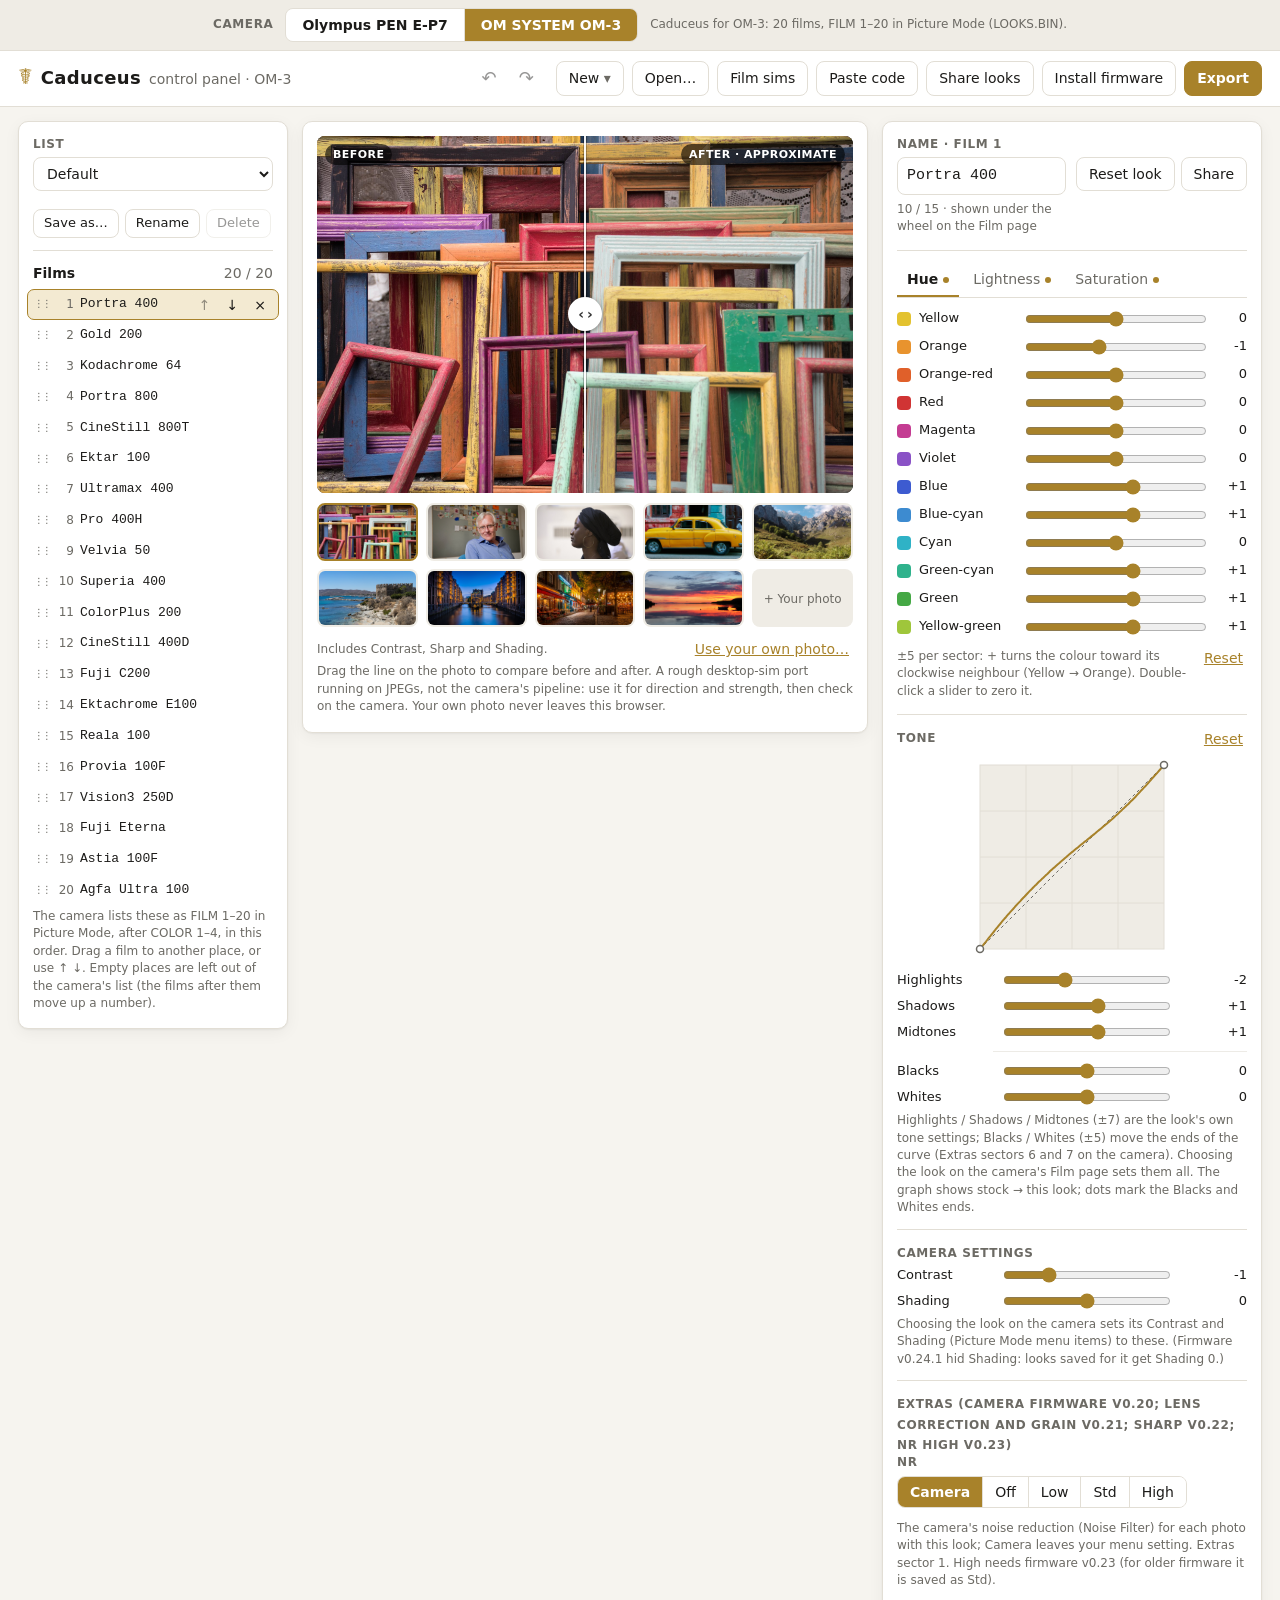
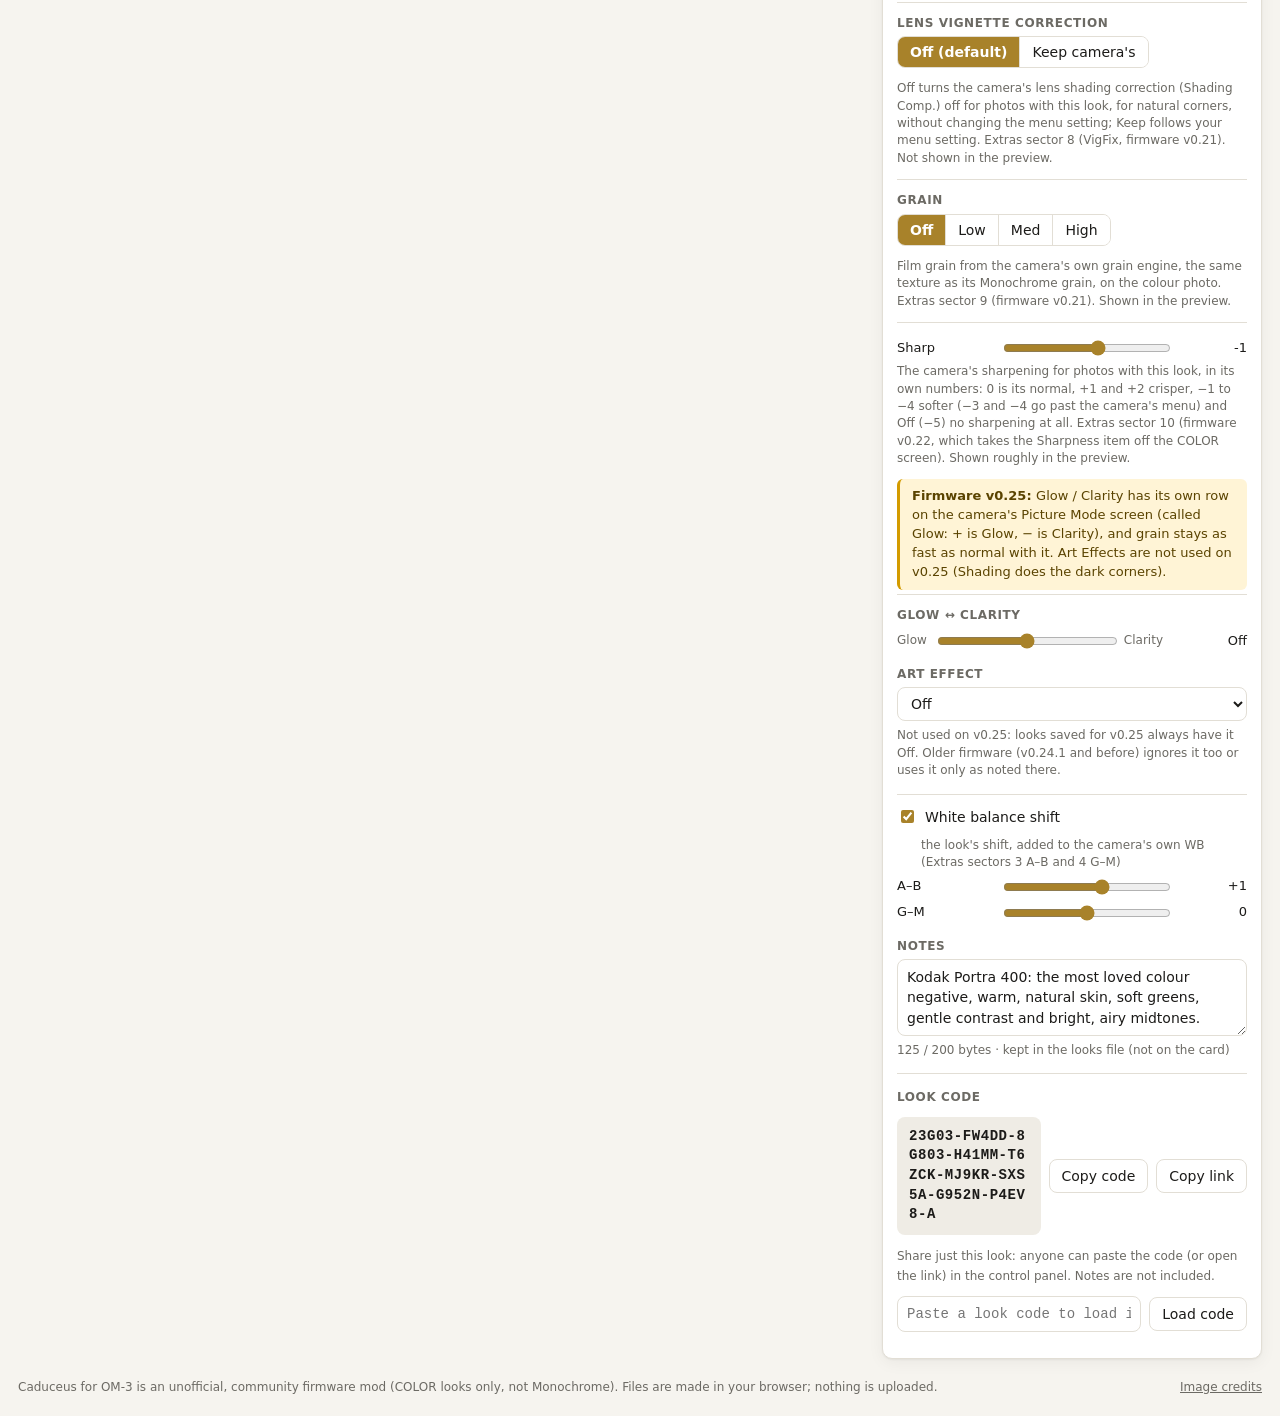
<file: index.html>
<!doctype html>
<html lang="en"><head><meta charset="utf-8"><meta name="viewport" content="width=device-width,initial-scale=1">
<title>Caduceus for OM-3</title><meta http-equiv="refresh" content="0; url=looklab/">
<style>body{font:16px system-ui,sans-serif;background:#efeeea;color:#222;margin:40px 16px}a{color:#2f5fb3}</style></head>
<body><p>Opening the <a href="looklab/">Caduceus Control Panel</a>…</p></body></html>
</file>
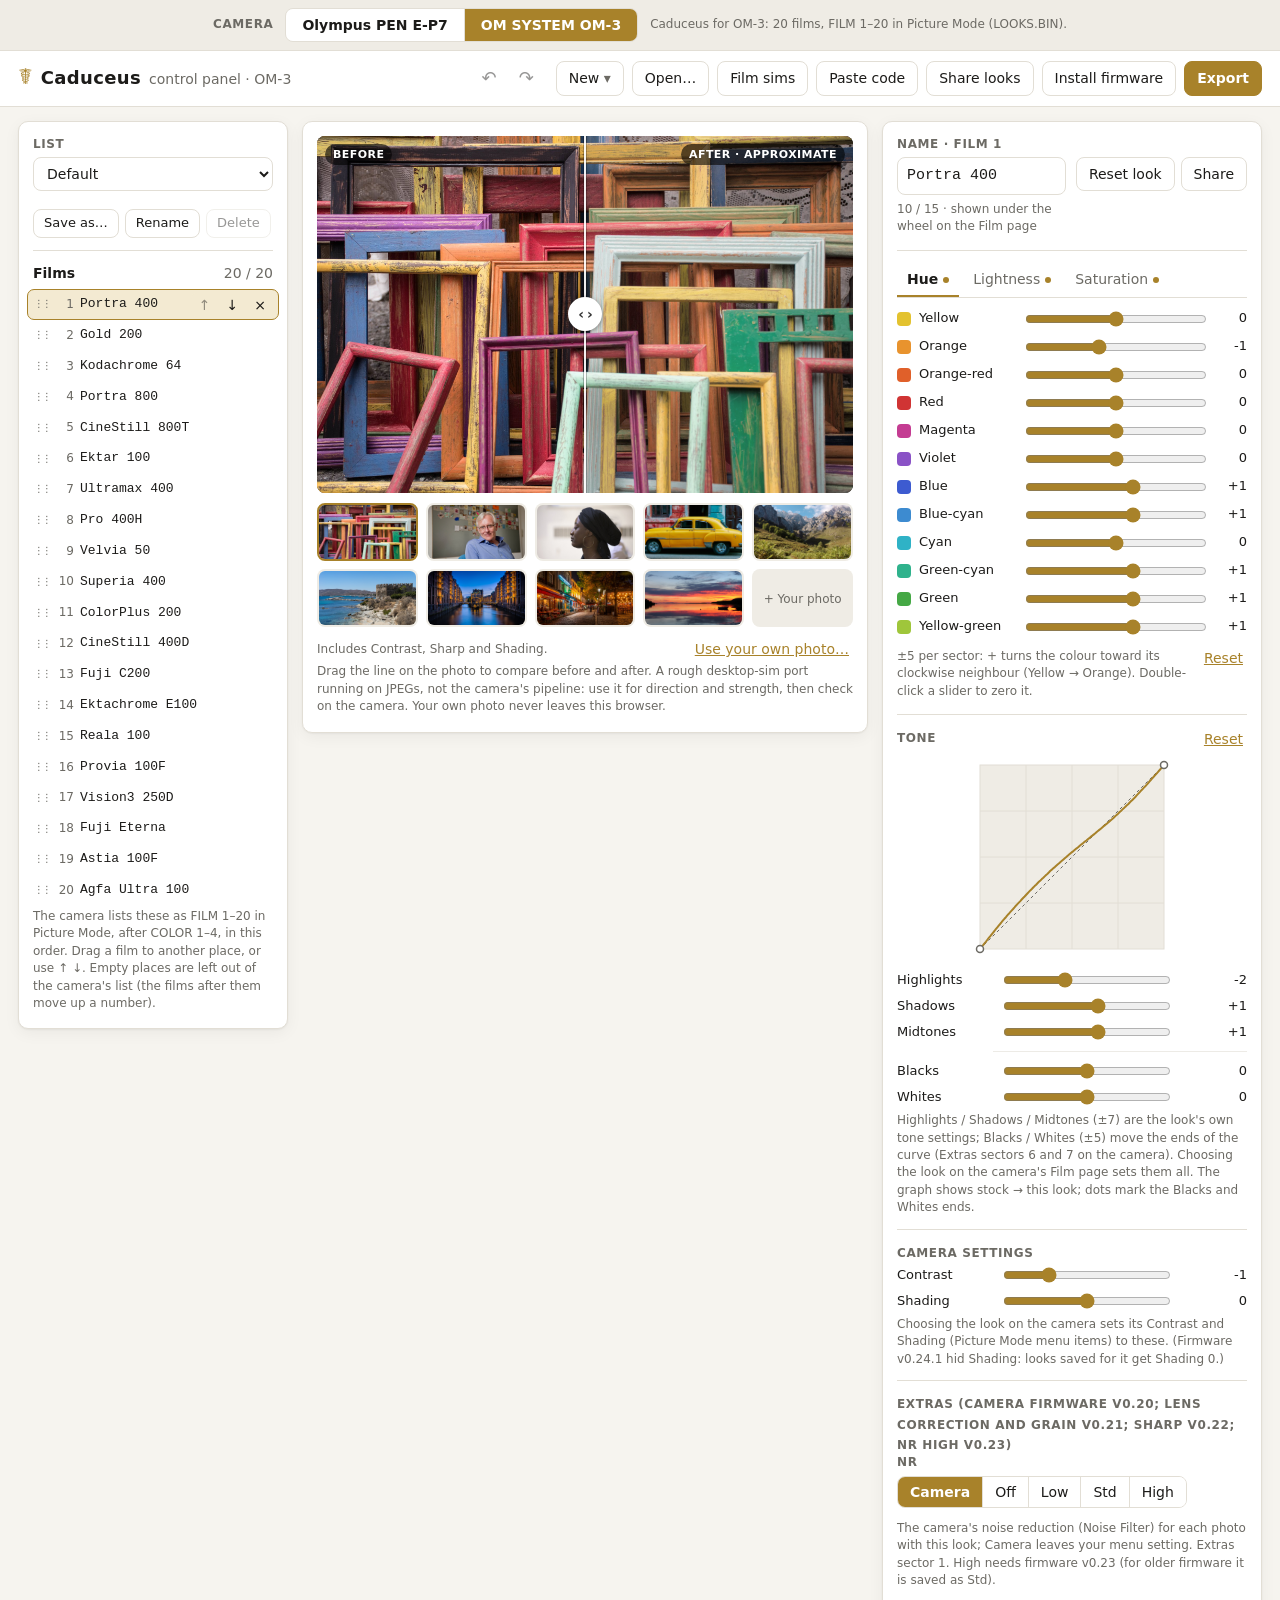
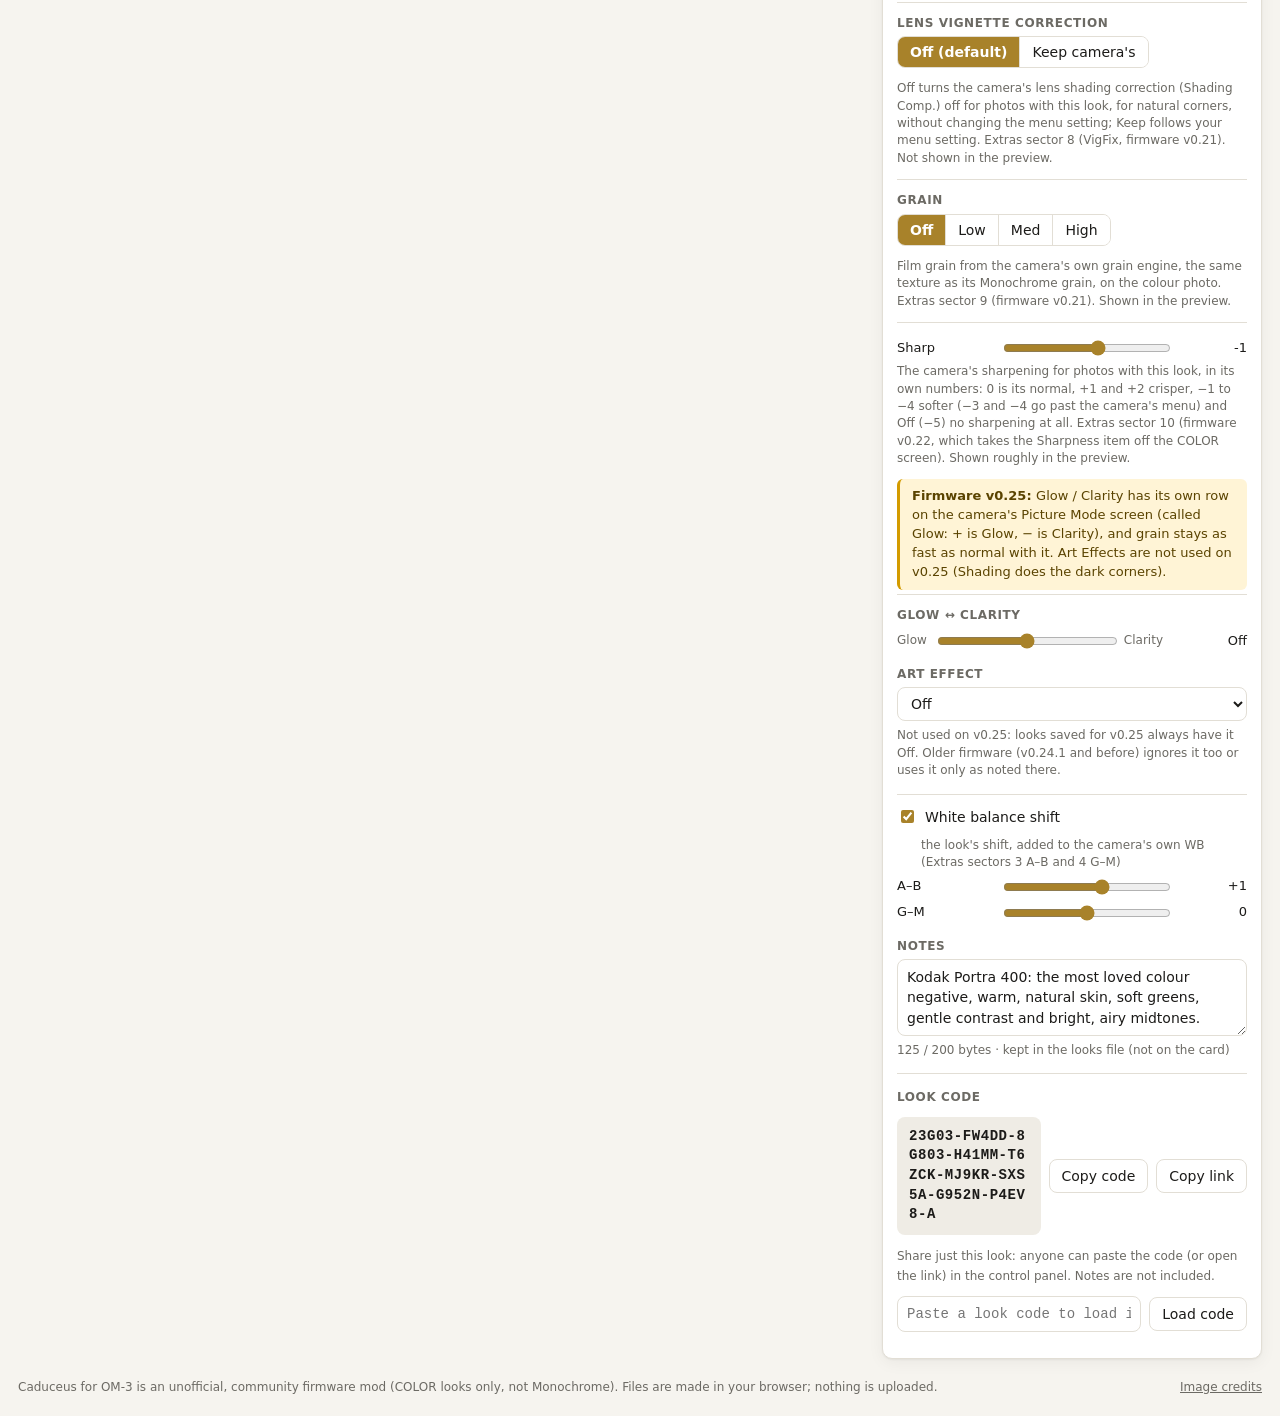
<file: looklab/index.html>
<!doctype html>
<html lang="en">
<head>
  <meta charset="utf-8">
  <meta http-equiv="Content-Security-Policy" content="default-src 'self'; img-src 'self' blob: data:; style-src 'self' 'unsafe-inline'; script-src 'self'; connect-src 'self'; object-src 'none'; base-uri 'self'; form-action 'self'">
  <meta name="referrer" content="no-referrer">

  <meta name="viewport" content="width=device-width, initial-scale=1">
  <title>Caduceus Control Panel</title>
  <meta name="description" content="Caduceus Control Panel: make and share film-look packs for the Olympus E-P7 (EP7MOD/LOOKS.BIN) and colour profiles for the OM SYSTEM OM-3 (OM3MOD/PROFILES.BIN), in your browser.">
  <link rel="icon" href="data:image/svg+xml,%3Csvg xmlns='http://www.w3.org/2000/svg' viewBox='0 0 32 32'%3E%3Ccircle cx='16' cy='16' r='14' fill='%23c8a24a'/%3E%3Cpath d='M16 5v22M11 10c5 0 10 3 10 6s-10 3-10 6 5 4 10 4M21 10c-5 0-10 3-10 6s10 3 10 6-5 4-10 4' stroke='%23141414' stroke-width='2' fill='none'/%3E%3C/svg%3E">
  <script type="module" crossorigin src="./assets/index-CvBYti_Y.js"></script>
  <link rel="stylesheet" crossorigin href="./assets/index-CRT3OHWE.css">
</head>
<body>
  <div id="app"></div>
  <noscript>This editor runs in your browser and needs JavaScript.</noscript>
</body>
</html>
</file>
<file: looklab/assets/index-CRT3OHWE.css>
:root{--bg: #f6f4ef;--panel: #ffffff;--ink: #1c1b19;--muted: #6c6a64;--line: #e2ded5;--soft: #efece5;--accent: #a8822a;--accent-ink: #ffffff;--sel: #f3ead2;--err: #b3261e;--ok: #2e7d32;--shadow: 0 1px 2px rgba(0, 0, 0, .05), 0 4px 16px rgba(0, 0, 0, .05);--radius: 10px;color-scheme:light}@media(prefers-color-scheme:dark){:root:not([data-theme=light]){--bg: #121212;--panel: #1b1b1a;--ink: #ecebe7;--muted: #9c9a93;--line: #2e2d2a;--soft: #252422;--accent: #d1ab55;--accent-ink: #141414;--sel: #2f2a1d;--err: #ff8a80;--ok: #81c784;--shadow: 0 1px 2px rgba(0, 0, 0, .4);color-scheme:dark}}:root[data-theme=dark]{--bg: #121212;--panel: #1b1b1a;--ink: #ecebe7;--muted: #9c9a93;--line: #2e2d2a;--soft: #252422;--accent: #d1ab55;--accent-ink: #141414;--sel: #2f2a1d;--err: #ff8a80;--ok: #81c784;--shadow: 0 1px 2px rgba(0, 0, 0, .4);color-scheme:dark}*{box-sizing:border-box}[hidden]{display:none!important}html,body{margin:0}body{background:var(--bg);color:var(--ink);font:14px/1.45 system-ui,-apple-system,Segoe UI,Roboto,sans-serif;-webkit-font-smoothing:antialiased}button,input,select,textarea{font:inherit;color:inherit}button{background:var(--panel);border:1px solid var(--line);border-radius:8px;padding:6px 12px;cursor:pointer;transition:background .12s,border-color .12s}button:hover:not(:disabled){border-color:var(--muted)}button:disabled{opacity:.45;cursor:not-allowed}button.primary{background:var(--accent);border-color:var(--accent);color:var(--accent-ink);font-weight:600}button.link{background:none;border:0;padding:2px 4px;color:var(--accent);text-decoration:underline}button.icon{padding:0 7px;line-height:22px;border-color:transparent;background:transparent}button.icon:hover:not(:disabled){background:var(--soft)}button.danger:hover:not(:disabled){color:var(--err)}:focus-visible{outline:2px solid var(--accent);outline-offset:2px}input[type=text],select,textarea{width:100%;background:var(--panel);border:1px solid var(--line);border-radius:8px;padding:7px 9px}textarea{resize:vertical}input[type=range]{accent-color:var(--accent);width:100%;min-width:0}input[type=checkbox]{accent-color:var(--accent)}.top{display:flex;align-items:center;justify-content:space-between;gap:12px;flex-wrap:wrap;padding:10px 18px;border-bottom:1px solid var(--line);background:var(--panel);position:sticky;top:0;z-index:5}.brand{display:flex;align-items:baseline;gap:8px}.brand .mark{color:var(--accent);font-size:22px;line-height:1}.brand .word{font-weight:700;font-size:18px;letter-spacing:.02em}.brand .sub{color:var(--muted)}.actions{display:flex;gap:8px;flex-wrap:wrap;align-items:center}.undo-btns{display:inline-flex;gap:2px;margin-right:4px}.undo-btns button.icon{font-size:18px;line-height:30px;padding:0 9px}.menu{position:relative}.menu>summary{list-style:none;cursor:pointer;border:1px solid var(--line);border-radius:8px;padding:6px 12px;background:var(--panel);user-select:none}.menu>summary::-webkit-details-marker{display:none}.menu>summary:after{content:" ▾";color:var(--muted)}.menu-items{position:absolute;z-index:10;top:calc(100% + 4px);left:0;min-width:220px;display:flex;flex-direction:column;background:var(--panel);border:1px solid var(--line);border-radius:10px;box-shadow:var(--shadow);padding:4px}.menu-items button{border:0;text-align:left;border-radius:6px}.menu-items button:hover{background:var(--soft)}.add-row .menu-items{top:auto;bottom:calc(100% + 4px)}.layout{display:grid;grid-template-columns:270px minmax(0,1fr) 380px;gap:14px;padding:14px 18px;max-width:1600px;margin:0 auto;align-items:start}.pane{background:var(--panel);border:1px solid var(--line);border-radius:var(--radius);box-shadow:var(--shadow);padding:14px;min-width:0}.preview-pane{position:sticky;top:70px}@media(max-width:1180px){.layout{grid-template-columns:240px minmax(0,1fr)}.editor-pane{grid-column:1 / -1}.preview-pane{position:static}}@media(max-width:760px){.layout{grid-template-columns:minmax(0,1fr);padding:10px 16px}.top{padding:10px 16px}}.field{display:flex;flex-direction:column;gap:4px;margin-bottom:12px}.field.inline{flex-direction:row;align-items:center;gap:10px}.field.inline select{width:auto}.field.grow{flex:1;margin:0}.lbl{font-size:12px;font-weight:600;color:var(--muted);text-transform:uppercase;letter-spacing:.05em}.help{font-size:12px;color:var(--muted);margin:2px 0}.help.err,.err{color:var(--err)}.ok{color:var(--ok);font-weight:600}.list-head{display:flex;justify-content:space-between;align-items:baseline;margin:6px 0;font-weight:600}.count{color:var(--muted);font-variant-numeric:tabular-nums;font-weight:400}.count.over{color:var(--err);font-weight:700}.looks{list-style:none;margin:0 -6px;padding:0;max-height:calc(100vh - 290px);overflow:auto}.look{display:grid;grid-template-columns:12px 22px minmax(0,1fr) auto auto;align-items:center;gap:6px;padding:5px 6px;border-radius:7px;cursor:pointer;border:1px solid transparent}.look:hover{background:var(--soft)}.look.sel{background:var(--sel);border-color:var(--accent)}.look.bad .nm{color:var(--err)}.look.bad .nm:after{content:" •"}.look.over{border-top:2px solid var(--accent)}.look.dragging{opacity:.4}.grip{color:var(--muted);font-size:10px;cursor:grab;letter-spacing:-2px}.idx{color:var(--muted);font-variant-numeric:tabular-nums;font-size:12px;text-align:right}.nm{white-space:nowrap;overflow:hidden;text-overflow:ellipsis;font-family:ui-monospace,SF Mono,Menlo,Consolas,monospace;font-size:13px}.kind{font-size:10px;padding:1px 6px;border-radius:999px;background:var(--soft);color:var(--muted)}.kind.mono{background:var(--ink);color:var(--bg)}.row-btns{display:flex;opacity:0;transition:opacity .1s}.look:hover .row-btns,.look.sel .row-btns,.look:focus-within .row-btns{opacity:1}@media(hover:none){.row-btns{opacity:1}}.add-row{margin-top:10px}.add-row .menu>summary{text-align:center}.empty{color:var(--muted);text-align:center;padding:18px 0}.pv-wrap{position:relative;border-radius:8px;overflow:hidden;background:#000;line-height:0}canvas.pv{width:100%;height:auto;display:block;max-height:70vh;object-fit:contain}.badge{position:absolute;top:8px;left:8px;line-height:1.4;font-size:11px;font-weight:600;letter-spacing:.04em;background:#0009;color:#fff;padding:3px 8px;border-radius:999px;text-transform:uppercase}.pv-frame{position:relative;width:100%;max-width:100%;margin:0 auto;cursor:ew-resize;touch-action:pan-y;user-select:none;-webkit-user-select:none}.pv-frame canvas.pv{width:100%;height:100%;max-height:none}.pv-frame canvas.before{position:absolute;inset:0;width:100%;height:100%;clip-path:inset(0 calc(100% - var(--cut, 50%)) 0 0)}.divider{position:absolute;top:0;bottom:0;left:var(--cut, 50%);width:0;outline:none}.divider:before{content:"";position:absolute;top:0;bottom:0;left:-1px;width:2px;background:#ffffffeb;box-shadow:0 0 0 1px #00000040}.divider .knob{position:absolute;top:50%;left:0;width:34px;height:34px;margin:-17px 0 0 -17px;border-radius:50%;background:#fff;box-shadow:0 1px 4px #0006;display:grid;place-items:center;color:#2f2f2f;font-size:14px;font-weight:600;letter-spacing:-1px;line-height:1}.divider:focus-visible .knob{box-shadow:0 0 0 3px var(--accent),0 1px 4px #0006}.badge.r{left:auto;right:8px}.thumbs{display:grid;grid-template-columns:repeat(5,minmax(0,1fr));gap:8px;margin:10px 0}.thumb{padding:0;height:58px;overflow:hidden;border:2px solid transparent;border-radius:8px;background:var(--soft)}.thumb img{width:100%;height:100%;object-fit:cover;display:block}.thumb.on{border-color:var(--accent)}.thumb.own span{font-size:12px;color:var(--muted)}p.warn{background:#fff4d6;color:#5a4300;border-left:3px solid #d39b00;padding:8px 12px;border-radius:6px;margin:8px 0 0;font-size:13px;line-height:1.45}@media(prefers-color-scheme:dark){:root:not([data-theme=light]) p.warn{background:#3a3013;color:#f3dfa6}}:root[data-theme=dark] p.warn{background:#3a3013;color:#f3dfa6}.pv-opts{display:flex;justify-content:space-between;align-items:center;gap:10px;flex-wrap:wrap}.check{display:flex;align-items:center;gap:8px;flex-wrap:wrap;cursor:pointer}.check .help{flex-basis:100%;margin-left:24px}.ed-head{display:flex;gap:10px;align-items:flex-start;margin-bottom:12px}.ed-head input{font-family:ui-monospace,SF Mono,Menlo,Consolas,monospace;font-size:15px}.ed-btns{display:flex;gap:6px;margin-top:21px}.group{border-top:1px solid var(--line);padding-top:12px;margin-top:4px;margin-bottom:12px}.seg{display:inline-flex;border:1px solid var(--line);border-radius:8px;overflow:hidden;align-self:flex-start}.seg button{border:0;border-radius:0;padding:5px 12px;background:var(--panel)}.seg button+button{border-left:1px solid var(--line)}.seg button.on{background:var(--accent);color:var(--accent-ink);font-weight:600}.tabs{display:flex;gap:4px;margin-bottom:8px;border-bottom:1px solid var(--line)}.tabs button{border:0;border-bottom:2px solid transparent;border-radius:0;background:none;padding:6px 10px;color:var(--muted)}.tabs button.on{border-bottom-color:var(--accent);color:var(--ink);font-weight:600}.dot{display:inline-block;width:6px;height:6px;border-radius:50%;background:var(--accent);margin-left:5px;vertical-align:middle}.sectors{display:flex;flex-direction:column;gap:2px}.srow{display:grid;grid-template-columns:14px 96px minmax(0,1fr) 34px;align-items:center;gap:8px;min-height:26px}.srow.plain{grid-template-columns:96px minmax(0,1fr) 70px}.field .srow.plain{grid-template-columns:auto minmax(0,1fr) auto 76px}.srow output{text-align:right;font-variant-numeric:tabular-nums;font-size:13px}.sw{width:14px;height:14px;border-radius:4px}.sname{font-size:13px}.end{font-size:12px;color:var(--muted)}.tone-head{display:flex;justify-content:space-between;align-items:center;margin-bottom:6px}.tone-sep{height:1px;background:var(--line);margin:6px 0 6px 96px;opacity:.6}.tab-foot{display:flex;justify-content:space-between;align-items:flex-start;gap:8px;margin-top:6px}.problems{margin:6px 0 0;padding-left:18px;color:var(--err);font-size:13px}.problems-box{border:1px solid var(--err);border-radius:8px;padding:8px 12px;margin-bottom:12px}.modal{border:1px solid var(--line);border-radius:14px;padding:0;background:var(--panel);color:var(--ink);width:min(560px,calc(100vw - 32px));box-shadow:0 20px 60px #00000040}.modal::backdrop{background:#0006}.modal-head{display:flex;justify-content:space-between;align-items:center;padding:14px 18px 0;margin:0}.modal-head h2{font-size:17px;margin:0}.modal-head .icon{font-size:20px}.modal-body{padding:10px 18px 16px;max-height:70vh;overflow:auto}.modal-body textarea{font-family:ui-monospace,Menlo,Consolas,monospace}.modal-actions{display:flex;justify-content:flex-end;gap:8px;padding:0 18px 16px}.code-box{display:flex;gap:8px;align-items:center;margin:10px 0}.code-box code{flex:1;font:600 17px/1.4 ui-monospace,SF Mono,Menlo,Consolas,monospace;letter-spacing:.04em;background:var(--soft);border-radius:8px;padding:10px 12px;word-break:break-all;user-select:all}.code-box.link input{font-family:ui-monospace,Menlo,Consolas,monospace;font-size:12px}.code-box button{white-space:nowrap}.look-code .code-box code{font-size:14px}.look-code .code-box input{flex:1;min-width:0;font-family:ui-monospace,Menlo,Consolas,monospace}@media(max-width:520px){.look-code .code-box{flex-wrap:wrap}.look-code .code-box code{flex-basis:100%}}.pick-list{display:flex;flex-direction:column;gap:4px}.pick{text-align:left;display:grid;grid-template-columns:auto 1fr;gap:0 8px;align-items:baseline}.pick small{grid-column:1 / -1;color:var(--muted)}.tag{font-size:11px;color:var(--accent);justify-self:start}.ex-row{display:flex;justify-content:space-between;align-items:center;gap:12px;padding:10px 0;border-top:1px solid var(--line)}.ex-row p{margin:2px 0 4px}.ex-btns{display:flex;gap:6px;flex-shrink:0}.ex-bundles{border-top:1px solid var(--line);padding:10px 0}.ex-bundles summary{cursor:pointer;font-weight:600}.slots{display:grid;grid-template-columns:repeat(2,minmax(0,1fr));gap:6px 12px}.slot{display:grid;grid-template-columns:62px minmax(0,1fr);align-items:center;gap:6px;font-size:12px}.foot{display:flex;justify-content:space-between;gap:12px;flex-wrap:wrap;padding:6px 18px 20px;color:var(--muted);font-size:12px;max-width:1600px;margin:0 auto}.foot a{color:var(--muted)}.toast{position:fixed;left:50%;bottom:20px;transform:translate(-50%,20px);opacity:0;pointer-events:none;background:var(--ink);color:var(--bg);padding:9px 16px;border-radius:999px;transition:all .2s;z-index:50;max-width:calc(100vw - 32px);box-shadow:var(--shadow)}.toast.show{opacity:1;transform:translate(-50%)}.toast.err{background:var(--err);color:#fff}@media(max-width:760px){.looks{max-height:42vh}.srow{grid-template-columns:14px 84px minmax(0,1fr) 30px}}.tone-curve{display:block;margin:4px auto 10px;max-width:100%;height:auto}.tc-frame{fill:var(--soft);stroke:var(--line)}.tc-grid{stroke:var(--line);stroke-width:1}.tc-ident{stroke:var(--muted);stroke-width:1;stroke-dasharray:3 3}.tc-curve{fill:none;stroke:var(--accent);stroke-width:2;stroke-linejoin:round}.tc-end{fill:var(--panel);stroke:var(--muted);stroke-width:1.5}.tc-end.on{fill:var(--accent);stroke:var(--accent)}.recipe-card{white-space:pre-wrap;font:12px/1.45 ui-monospace,Menlo,Consolas,monospace;background:var(--soft);border-radius:8px;padding:10px 12px;max-height:260px;overflow:auto;margin:8px 0}.install .warn{background:var(--soft);border-left:3px solid var(--accent);padding:8px 12px;border-radius:6px;margin:4px 0 12px;font-size:13px}.install .steps{list-style:none;counter-reset:step;padding:0;margin:0;display:grid;gap:10px}.install .step{counter-increment:step;position:relative;padding:10px 12px 10px 48px;border:1px solid var(--line);border-radius:var(--radius);background:var(--panel)}.install .step:before{content:counter(step);position:absolute;left:12px;top:10px;width:24px;height:24px;border-radius:50%;background:var(--accent);color:var(--accent-ink);font-weight:600;font-size:13px;display:grid;place-items:center}.install .step>b{display:block;margin:2px 0}.install .step-body p{margin:2px 0 6px}.install .step-body ul{margin:2px 0 6px;padding-left:18px}.install code{font-family:ui-monospace,Menlo,Consolas,monospace;font-size:12.5px;background:var(--soft);padding:1px 5px;border-radius:4px;overflow-wrap:anywhere}.install a{color:var(--accent)}a.btn{display:inline-block;border:1px solid var(--line);border-radius:8px;padding:6px 12px;text-decoration:none;color:var(--ink);background:var(--panel)}a.btn.primary{background:var(--accent);color:var(--accent-ink);border-color:var(--accent)}.install .substeps{margin:2px 0 6px;padding-left:20px}.install .substeps li{margin:2px 0}.camera-bar{display:flex;align-items:center;gap:12px;flex-wrap:wrap;justify-content:center;padding:8px 18px;background:var(--soft);border-bottom:1px solid var(--line)}.cam-lbl{font-size:12px;font-weight:600;color:var(--muted);text-transform:uppercase;letter-spacing:.05em}.cam-seg{align-self:center}.cam-seg button{padding:6px 16px;font-weight:600}.cam-note{font-size:12px;color:var(--muted)}@media(max-width:760px){.camera-bar{padding:8px 16px}.cam-note{flex-basis:100%;text-align:center}}.looks.bank{max-height:none;overflow:visible}.looks.bank .look{position:relative}.looks.bank .row-btns{position:absolute;right:4px;top:50%;transform:translateY(-50%);background:inherit;border-radius:6px}.looks.bank .look:not(:hover):not(.sel):not(:focus-within) .row-btns{pointer-events:none}@media(hover:none){.looks.bank .row-btns{position:static;transform:none}}.look.empty-slot .nm{color:var(--muted);font-style:italic;font-family:inherit}.empty-slot-panel h3{margin:4px 0 8px;font-size:16px}.pick-row{display:flex;gap:8px;flex-wrap:wrap;margin:12px 0}dialog.modal:has(.film-dlg){width:min(1040px,calc(100vw - 32px))}.film-dlg{display:grid;grid-template-columns:minmax(0,1fr) minmax(0,1.1fr);gap:18px;align-items:start}.film-side{position:sticky;top:0;display:grid;gap:8px}.film-desc b{display:block;margin-bottom:2px}.film-desc p{margin:0;font-size:14px;line-height:1.45}canvas.film-pv{width:100%;height:auto;border-radius:8px;background:#000;display:block}.film-filters{display:grid;gap:8px;margin-bottom:10px}.film-filters input[type=search]{width:100%}.seg.film-groups{display:flex;flex-wrap:wrap;gap:6px;border:0;border-radius:0;overflow:visible}.seg.film-groups button,.seg.film-groups button+button{border:1px solid var(--line);border-radius:999px;padding:4px 11px;font-size:13px}.seg.film-groups button.on{border-color:var(--accent)}.film-list{max-height:min(60vh,560px);overflow:auto;padding-right:4px}.film-group h3{font-size:12px;text-transform:uppercase;letter-spacing:.06em;color:var(--muted);margin:12px 0 6px}.film-row{display:grid;grid-template-columns:1fr auto auto;gap:8px;align-items:center;padding:2px 0;border-bottom:1px solid var(--line)}.film-row.on .film-pick b{color:var(--accent)}.film-pick{text-align:left;border:0;background:none;padding:6px 4px;display:grid;gap:2px}.film-pick small{color:var(--muted)}.film-add{white-space:nowrap}@media(max-width:760px){.film-dlg{grid-template-columns:1fr}.film-side{position:static}.film-list{max-height:none}}dialog.modal:has(.replace-grid){width:min(780px,calc(100vw - 32px))}.replace-box .modal-actions{padding:8px 0 0}.replace-grid{display:grid;grid-template-columns:repeat(4,minmax(0,1fr));gap:10px;margin:10px 0}@media(max-width:640px){.replace-grid{grid-template-columns:repeat(2,minmax(0,1fr))}}.replace-col{display:grid;gap:4px;align-content:start}.replace-col h3{font-size:12px;text-transform:uppercase;letter-spacing:.06em;color:var(--muted);margin:0 0 2px}.replace-slot{display:grid;grid-template-columns:18px 1fr;gap:6px;text-align:left;padding:6px 8px}.replace-slot .num{color:var(--muted);font-variant-numeric:tabular-nums}.replace-slot .nm{overflow:hidden;text-overflow:ellipsis;white-space:nowrap}.replace-slot:hover,.replace-slot:focus-visible{border-color:var(--accent)}.lists-bar{display:grid;gap:6px;padding-bottom:12px;margin-bottom:12px;border-bottom:1px solid var(--line)}.lists-bar select{width:100%}.lists-btns{display:flex;gap:6px;flex-wrap:wrap}.lists-btns button{font-size:13px;padding:4px 10px}.name-dlg input{width:100%}.film-row.in-list{background:color-mix(in srgb,var(--accent) 9%,transparent)}.in-list-tag{font-size:12px;font-weight:600;color:var(--accent-ink);background:var(--accent);border-radius:999px;padding:2px 8px;white-space:nowrap}
</file>
